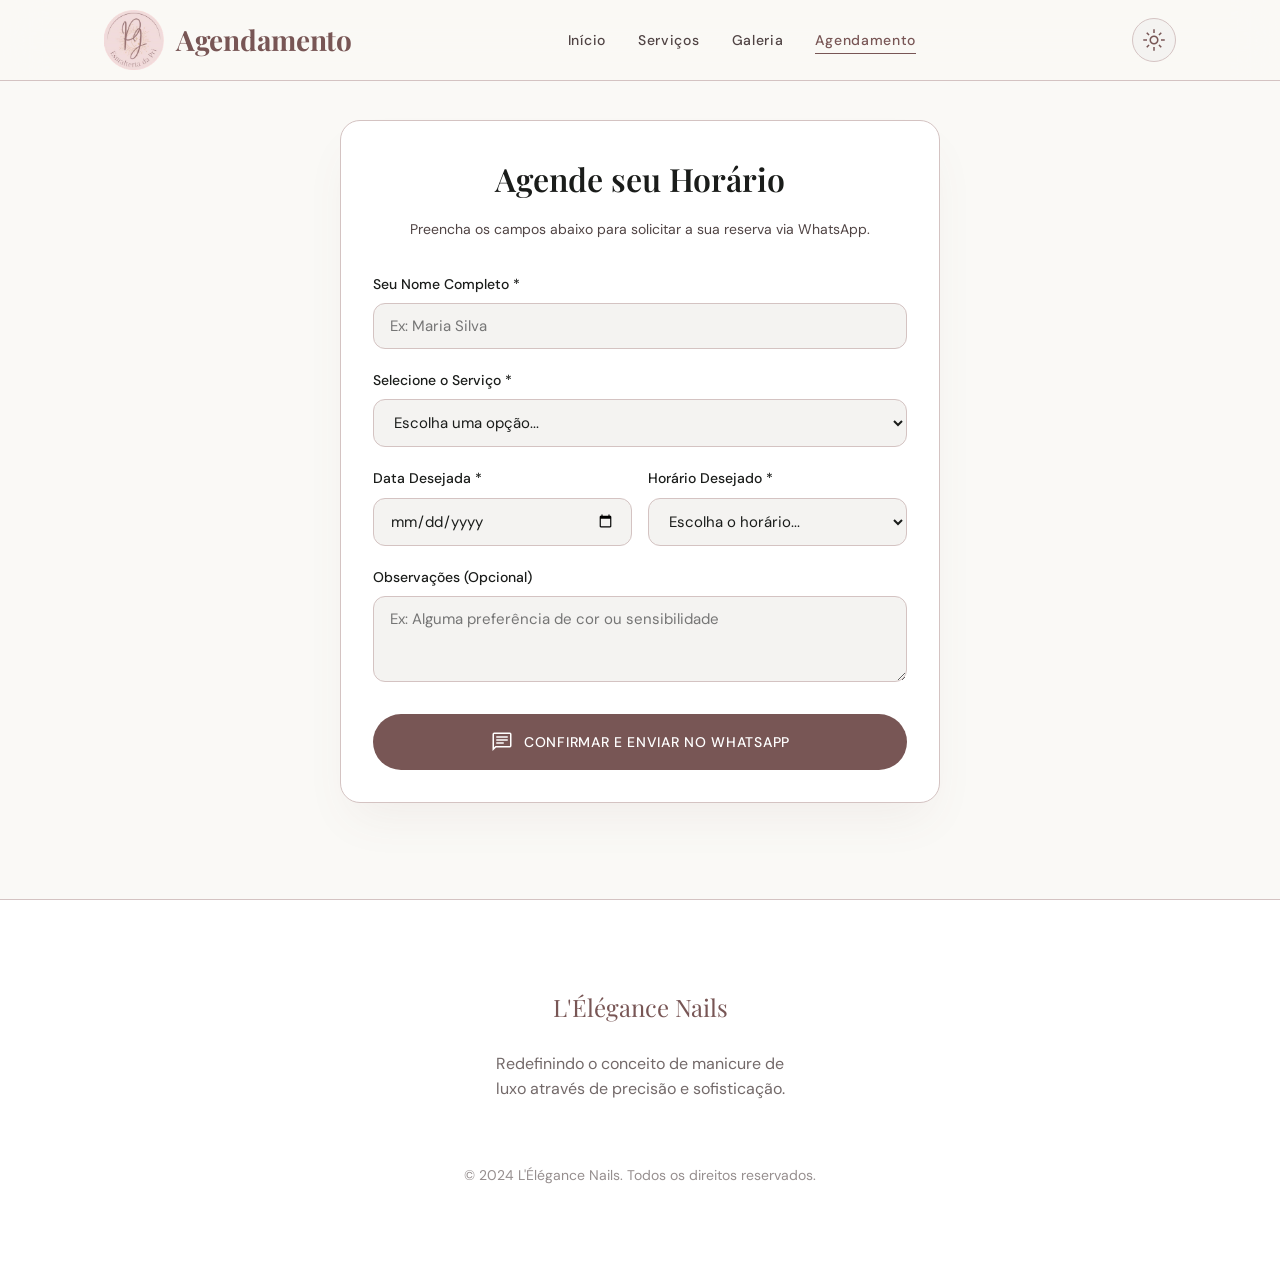
<file: agendar.html>
<!DOCTYPE html>
<html lang="pt-BR" data-theme="light">
<head>
  <meta charset="utf-8" />
  <meta name="viewport" content="width=device-width, initial-scale=1.0" />
  <title>Agendamento | L'Élégance Nails</title>

  <link rel="preconnect" href="https://fonts.googleapis.com" />
  <link href="https://fonts.googleapis.com/css2?family=Playfair+Display:wght@400;500;600;700&family=DM+Sans:wght@400;500;700&display=swap" rel="stylesheet" />
  <link href="https://fonts.googleapis.com/css2?family=Material+Symbols+Outlined:wght,FILL@100..700,0..1&display=swap" rel="stylesheet" />

  <script src="tema.js"></script>

  <link rel="stylesheet" href="styles.css" />

  <style>
    /* Estilização da Logo */
.cabecalho__logo {
  height: 60px; /* Ajuste a altura desejada da sua logo aqui */
  width: auto;
  object-fit: contain;
}
    /* Estilos específicos da página de agendamento */
    .secao-agendamento {
      padding-top: 120px;
      padding-bottom: 96px;
      min-height: calc(100vh - 80px);
    }

    .agendamento-card {
      max-width: 600px;
      margin: 0 auto;
      background: var(--color-surface-container-lowest);
      border: 1px solid var(--color-outline-variant);
      border-radius: 20px;
      padding: 32px;
      box-shadow: var(--sombra-ambiente);
    }

    .agendamento__titulo {
      text-align: center;
      margin-bottom: 8px;
    }

    .agendamento__subtitulo {
      text-align: center;
      color: var(--color-on-surface-variant);
      font-size: 14px;
      margin-bottom: 32px;
    }

    .form-grupo {
      display: flex;
      flex-direction: column;
      gap: 8px;
      margin-bottom: 20px;
    }

    .form-grupo label {
      font-size: 14px;
      font-weight: 500;
      color: var(--color-on-surface);
    }

    .form-grupo input,
    .form-grupo select,
    .form-grupo textarea {
      width: 100%;
      padding: 12px 16px;
      border-radius: 12px;
      border: 1px solid var(--color-outline-variant);
      background: var(--color-surface-container-low);
      color: var(--color-on-surface);
      font-family: inherit;
      font-size: 15px;
      outline: none;
      transition: border-color 0.3s ease;
    }

    .form-grupo input:focus,
    .form-grupo select:focus,
    .form-grupo textarea:focus {
      border-color: var(--color-primary);
    }

    .form-linha {
      display: grid;
      grid-template-columns: 1fr;
      gap: 16px;
    }

    @media (min-width: 600px) {
      .form-linha {
        grid-template-columns: 1fr 1fr;
      }
    }

    .btn-agendar {
      width: 100%;
      margin-top: 12px;
      display: inline-flex;
      align-items: center;
      justify-content: center;
      gap: 10px;
      padding: 16px;
    }
  </style>
</head>
<body>

  <header class="cabecalho">
    <nav class="cabecalho__nav" aria-label="Navegação principal">
      <div class="cabecalho__esquerda">
        <img src="./assets/logo.png" alt="Logo L'Élégance Nails" class="cabecalho__logo" />
        <span class="cabecalho__marca fonte-display">Agendamento</span>
      </div>

      <ul class="cabecalho__links" role="list">
        <li><a class="cabecalho__link" href="./index.html">Início</a></li>
        <li><a class="cabecalho__link" href="./servico.html">Serviços</a></li>
        <li><a class="cabecalho__link" href="./galeria.html">Galeria</a></li>
        <li><a class="cabecalho__link" href="./agendar.html" aria-current="page">Agendamento</a></li>
      </ul>

      <div class="cabecalho__acoes">
        <button class="botao-tema" type="button" data-tema-toggle aria-pressed="false" aria-label="Ativar tema escuro">
          <span class="material-symbols-outlined botao-tema__sol" aria-hidden="true">light_mode</span>
          <span class="material-symbols-outlined botao-tema__lua" aria-hidden="true">dark_mode</span>
        </button>
      </div>
    </nav>
  </header>

  <main id="conteudo-principal">
    <section class="secao-agendamento">
      <div class="container">
        <div class="agendamento-card">
          <h1 class="agendamento__titulo fonte-display secao__titulo">Agende seu Horário</h1>
          <p class="agendamento__subtitulo">Preencha os campos abaixo para solicitar a sua reserva via WhatsApp.</p>

          <form id="formAgendamento">
            <div class="form-grupo">
              <label for="nome">Seu Nome Completo *</label>
              <input type="text" id="nome" required placeholder="Ex: Maria Silva" />
            </div>

            <div class="form-grupo">
              <label for="servico">Selecione o Serviço *</label>
              <select id="servico" required>
                <option value="" disabled selected>Escolha uma opção...</option>
                <option value="Spa Manicure Signature">Spa Manicure Signature</option>
                <option value="Alongamento em Gel">Alongamento em Gel</option>
                <option value="Nail Art Minimalista">Nail Art Minimalista</option>
                <option value="Esmaltação em Gel">Esmaltação em Gel</option>
              </select>
            </div>

            <div class="form-linha">
              <div class="form-grupo">
                <label for="data">Data Desejada *</label>
                <input type="date" id="data" required />
              </div>

              <div class="form-grupo">
                <label for="horario">Horário Desejado *</label>
                <select id="horario" required>
                  <option value="" disabled selected>Escolha o horário...</option>
                  <option value="09:00">09:00</option>
                  <option value="10:30">10:30</option>
                  <option value="13:00">13:00</option>
                  <option value="14:30">14:30</option>
                  <option value="16:00">16:00</option>
                  <option value="17:30">17:30</option>
                </select>
              </div>
            </div>

            <div class="form-grupo">
              <label for="observacoes">Observações (Opcional)</label>
              <textarea id="observacoes" rows="3" placeholder="Ex: Alguma preferência de cor ou sensibilidade"></textarea>
            </div>

            <button type="submit" class="botao-primario btn-agendar">
              <span class="material-symbols-outlined" aria-hidden="true">chat</span>
              Confirmar e Enviar no WhatsApp
            </button>
          </form>
        </div>
      </div>
    </section>
  </main>

  <footer class="rodape">
    <div class="container rodape__conteudo">
      <div>
        <p class="rodape__marca fonte-display">L'Élégance Nails</p>
        <p class="rodape__descricao">Redefinindo o conceito de manicure de luxo através de precisão e sofisticação.</p>
      </div>
      <p class="rodape__copyright">© 2024 L'Élégance Nails. Todos os direitos reservados.</p>
    </div>
  </footer>

  <nav class="nav-inferior" aria-label="Navegação inferior mobile">
    <ul class="nav-inferior__lista" role="list" style="list-style:none;padding:0;margin:0;">
      <li><a class="nav-inferior__item" href="./index.html"><span class="material-symbols-outlined" aria-hidden="true">home</span>Início</a></li>
      <li><a class="nav-inferior__item" href="./servico.html"><span class="material-symbols-outlined" aria-hidden="true">content_cut</span>Serviços</a></li>
      <li><a class="nav-inferior__item" href="./galeria.html"><span class="material-symbols-outlined" aria-hidden="true">auto_stories</span>Galeria</a></li>
      <li><a class="nav-inferior__item" href="./agendar.html" aria-current="page"><span class="material-symbols-outlined" aria-hidden="true">calendar_month</span>Agendar</a></li>
    </ul>
  </nav>

  <script>
    document.getElementById('formAgendamento').addEventListener('submit', function (e) {
      e.preventDefault();

      // Número do WhatsApp configurado para (92) 99269-5771
    const numeroWhatsapp = "5592992695771";

      const nome = document.getElementById('nome').value;
      const servico = document.getElementById('servico').value;
      const dataBruta = document.getElementById('data').value;
      const horario = document.getElementById('horario').value;
      const observacoes = document.getElementById('observacoes').value;

      // Formatar data para DD/MM/AAAA
      const partesData = dataBruta.split('-');
      const dataFormatada = `${partesData[2]}/${partesData[1]}/${partesData[0]}`;

      // Montar a mensagem do WhatsApp
      let mensagem = `Olá, gostaria de solicitar um agendamento!\n\n`;
      mensagem += `📌 *Nome:* ${nome}\n`;
      mensagem += `💅 *Serviço:* ${servico}\n`;
      mensagem += `📅 *Data:* ${dataFormatada}\n`;
      mensagem += `⏰ *Horário:* ${horario}\n`;
      if (observacoes.trim() !== '') {
        mensagem += `📝 *Observações:* ${observacoes}\n`;
      }
      mensagem += `\nAguardando confirmação! ✨`;

      // Redirecionar para o WhatsApp
      const url = `https://wa.me/${numeroWhatsapp}?text=${encodeURIComponent(mensagem)}`;
      window.open(url, '_blank');
    });
  </script>
</body>
</html>
</file>
<file: styles.css>
/* ==========================================================================
   L'Élégance Nails — styles.css
   Sistema de tema via CSS custom properties + data-theme no <html>
   ========================================================================== */

:root,
[data-theme="light"] {
  --color-primary: #785655;
  --color-on-primary: #ffffff;
  --color-primary-container: #f7cac9;
  --color-on-primary-container: #755353;
  --color-secondary: #7b5455;
  --color-secondary-container: #fdcbcb;
  --color-on-secondary-container: #795354;

  --color-background: #faf9f6;
  --color-on-background: #1a1c1a;
  --color-surface: #faf9f6;
  --color-on-surface: #1a1c1a;
  --color-surface-variant: #e3e2e0;
  --color-on-surface-variant: #504444;

  --color-surface-container-lowest: #ffffff;
  --color-surface-container-low: #f4f3f1;
  --color-surface-container: #efeeeb;
  --color-surface-container-high: #e9e8e5;
  --color-surface-container-highest: #e3e2e0;

  --color-outline: #827473;
  --color-outline-variant: #d4c3c2;

  --sombra-ambiente: 0 24px 48px -12px rgba(123, 84, 85, 0.08);
  --sombra-nav: 0 -4px 24px rgba(123, 84, 85, 0.06);
  color-scheme: light;
}

[data-theme="dark"] {
  --color-primary: #ffd0d9;
  --color-on-primary: #46282f;
  --color-primary-container: #e2b4bd;
  --color-on-primary-container: #67444c;
  --color-secondary: #f2b8b8;
  --color-secondary-container: #673e3e;
  --color-on-secondary-container: #e2abaa;

  --color-background: #131313;
  --color-on-background: #e5e2e1;
  --color-surface: #131313;
  --color-on-surface: #e5e2e1;
  --color-surface-variant: #353534;
  --color-on-surface-variant: #d3c2c5;

  --color-surface-container-lowest: #0e0e0e;
  --color-surface-container-low: #1c1b1b;
  --color-surface-container: #201f1f;
  --color-surface-container-high: #2a2a2a;
  --color-surface-container-highest: #353534;

  --color-outline: #9c8d8f;
  --color-outline-variant: #4f4446;

  --sombra-ambiente: 0 24px 48px -12px rgba(0, 0, 0, 0.55);
  --sombra-nav: 0 -4px 24px rgba(0, 0, 0, 0.5);
  color-scheme: dark;
}

/* Transição suave ao trocar de tema (ligada via JS por 500ms) */
.transicao-tema,
.transicao-tema * {
  transition: background-color 0.4s ease, color 0.4s ease, border-color 0.4s ease,
    box-shadow 0.4s ease !important;
}

/* ==========================================================================
   Reset & base
   ========================================================================== */
* {
  box-sizing: border-box;
}

html {
  scroll-behavior: smooth;
}

body {
  margin: 0;
  min-height: 100dvh;
  background: var(--color-background);
  color: var(--color-on-surface);
  font-family: "DM Sans", "Manrope", sans-serif;
  line-height: 1.6;
  -webkit-font-smoothing: antialiased;
}

img {
  max-width: 100%;
  display: block;
}

a {
  color: inherit;
  text-decoration: none;
}

button {
  font: inherit;
  cursor: pointer;
}

::-webkit-scrollbar {
  width: 6px;
}
::-webkit-scrollbar-track {
  background: var(--color-background);
}
::-webkit-scrollbar-thumb {
  background: var(--color-outline-variant);
  border-radius: 10px;
}

.material-symbols-outlined {
  font-variation-settings: "FILL" 0, "wght" 300, "GRAD" 0, "opsz" 24;
  vertical-align: middle;
}

.container {
  max-width: 1200px;
  margin-inline: auto;
  padding-inline: 20px;
}
@media (min-width: 768px) {
  .container {
    padding-inline: 64px;
  }
}

.fonte-display {
  font-family: "Playfair Display", serif;
}

/* ==========================================================================
   Cabeçalho / navegação
   ========================================================================== */
/* ==========================================================================
   Cabeçalho / navegação
   ========================================================================== */
.cabecalho {
  position: fixed;
  inset-inline: 0;
  top: 0;
  z-index: 50;
  background: color-mix(in srgb, var(--color-surface) 80%, transparent);
  backdrop-filter: blur(20px);
  -webkit-backdrop-filter: blur(20px);
  border-bottom: 1px solid var(--color-outline-variant);
}

.cabecalho__nav {
  display: flex;
  align-items: center;
  justify-content: space-between;
  height: 80px;
  max-width: 1200px;
  margin-inline: auto;
  padding-inline: 20px;
}
@media (min-width: 768px) {
  .cabecalho__nav {
    padding-inline: 64px;
  }
}

/* Agrupamento da Esquerda (Logo + Nome) */
.cabecalho__esquerda {
  display: flex;
  align-items: center;
  gap: 12px;
}

/* Estilização da Logo */
.cabecalho__logo {
  height: 60px; /* Ajuste a altura desejada da sua logo aqui */
  width: auto;
  object-fit: contain;
}

.cabecalho__marca {
  font-size: 22px;
  font-weight: 700;
  color: var(--color-primary);
  letter-spacing: -0.01em;
}
@media (min-width: 768px) {
  .cabecalho__marca {
    font-size: 28px;
  }
}

.cabecalho__links {
  display: none;
  align-items: center;
  gap: 32px;
}
@media (min-width: 768px) {
  
  .cabecalho__links {
 display: flex;
  /* Adicione estas 3 linhas abaixo para sumir com os pontos e alinhar perfeitamente: */
  list-style: none;
  margin: 0;
  padding: 0;
}
}

.cabecalho__link {
  font-size: 14px;
  letter-spacing: 0.05em;
  font-weight: 500;
  color: var(--color-on-surface-variant);
  padding-bottom: 4px;
  border-bottom: 1px solid transparent;
  transition: color 0.3s ease, border-color 0.3s ease;
}
.cabecalho__link:hover,
.cabecalho__link[aria-current="page"] {
  color: var(--color-primary);
  border-color: var(--color-primary);
}

.cabecalho__acoes {
  display: flex;
  align-items: center;
  gap: 12px;
}

/* Botão de alternância de tema */
.botao-tema {
  position: relative;
  display: inline-flex;
  align-items: center;
  justify-content: center;
  width: 44px;
  height: 44px;
  border-radius: 999px;
  border: 1px solid var(--color-outline-variant);
  background: var(--color-surface-container-low);
  color: var(--color-primary);
  overflow: hidden;
  transition: background 0.3s ease, transform 0.2s ease, border-color 0.3s ease;
}
.botao-tema:hover {
  border-color: var(--color-primary);
}
.botao-tema:active {
  transform: scale(0.9);
}
.botao-tema .material-symbols-outlined {
  position: absolute;
  transition: transform 0.45s cubic-bezier(0.34, 1.56, 0.64, 1), opacity 0.3s ease;
}
.botao-tema__sol {
  opacity: 1;
  transform: rotate(0deg) scale(1);
}
.botao-tema__lua {
  opacity: 0;
  transform: rotate(-90deg) scale(0.4);
}
[data-theme="dark"] .botao-tema__sol {
  opacity: 0;
  transform: rotate(90deg) scale(0.4);
}
[data-theme="dark"] .botao-tema__lua {
  opacity: 1;
  transform: rotate(0deg) scale(1);
}

.botao-primario {
  background: var(--color-primary);
  color: var(--color-on-primary);
  border: none;
  padding: 10px 24px;
  border-radius: 999px;
  font-size: 14px;
  letter-spacing: 0.05em;
  font-weight: 500;
  text-transform: uppercase;
  transition: background 0.3s ease, transform 0.2s ease, box-shadow 0.3s ease;
}
.botao-primario:hover {
  box-shadow: 0 8px 20px -6px color-mix(in srgb, var(--color-primary) 60%, transparent);
}
.botao-primario:active {
  transform: scale(0.96);
}

.botao-secundario {
  background: transparent;
  border: 1px solid var(--color-outline);
  color: var(--color-primary);
  padding: 10px 24px;
  border-radius: 999px;
  font-size: 14px;
  letter-spacing: 0.05em;
  font-weight: 500;
  text-transform: uppercase;
  transition: background 0.3s ease, border-color 0.3s ease;
}
.botao-secundario:hover {
  background: color-mix(in srgb, var(--color-primary-container) 20%, transparent);
  border-color: var(--color-primary);
}

/* ==========================================================================
   Hero
   ========================================================================== */
.hero {
  position: relative;
  min-height: 795px;
  display: flex;
  align-items: center;
  padding-top: 80px;
  overflow: hidden;
}

.hero__midia {
  position: absolute;
  inset: 0;
  z-index: 0;
}
.hero__midia img {
  width: 100%;
  height: 100%;
  object-fit: cover;
  animation: zoom-suave 16s ease-in-out infinite alternate;
}
.hero__gradiente {
  position: absolute;
  inset: 0;
  background: linear-gradient(
    to right,
    color-mix(in srgb, var(--color-background) 92%, transparent) 0%,
    color-mix(in srgb, var(--color-background) 45%, transparent) 45%,
    transparent 100%
  );
}

.hero__conteudo {
  position: relative;
  z-index: 10;
  max-width: 640px;
}

.hero__selo {
  display: inline-block;
  padding: 6px 16px;
  margin-bottom: 24px;
  border-radius: 999px;
  background: var(--color-primary-container);
  color: var(--color-on-primary-container);
  font-size: 12px;
  letter-spacing: 0.2em;
  text-transform: uppercase;
  font-weight: 500;
}

.hero__titulo {
  font-size: 32px;
  line-height: 1.2;
  font-weight: 700;
  letter-spacing: -0.01em;
  margin: 0 0 24px;
  color: var(--color-on-surface);
}
@media (min-width: 768px) {
  .hero__titulo {
    font-size: 56px;
    line-height: 1.1;
  }
}

.hero__texto {
  font-size: 18px;
  color: var(--color-on-surface-variant);
  max-width: 480px;
  margin: 0 0 40px;
}

.hero__acoes {
  display: flex;
  flex-direction: column;
  gap: 16px;
}
@media (min-width: 480px) {
  .hero__acoes {
    flex-direction: row;
  }
}

.hero__acoes a {
  display: inline-flex;
  align-items: center;
  justify-content: center;
  gap: 8px;
  padding: 16px 32px;
}

/* ==========================================================================
   Seção "Sobre"
   ========================================================================== */
.secao {
  padding-block: 96px;
}

.secao__eyebrow {
  display: block;
  margin-bottom: 16px;
  color: var(--color-primary);
  font-size: 12px;
  letter-spacing: 0.3em;
  text-transform: uppercase;
  font-weight: 500;
}

.secao__titulo {
  font-size: 28px;
  font-weight: 600;
  margin: 0 0 32px;
  color: var(--color-on-surface);
}
@media (min-width: 768px) {
  .secao__titulo {
    font-size: 32px;
  }
}

.sobre__grade {
  display: grid;
  grid-template-columns: 1fr;
  gap: 64px;
  align-items: center;
}
@media (min-width: 1024px) {
  .sobre__grade {
    grid-template-columns: repeat(12, 1fr);
  }
  .sobre__imagens {
    grid-column: span 6;
  }
  .sobre__texto-coluna {
    grid-column: span 6;
  }
}

.sobre__imagens {
  position: relative;
  display: grid;
  grid-template-columns: 1fr 1fr;
  gap: 16px;
}
.sobre__imagens > div:first-child {
  padding-top: 48px;
}
.sobre__imagens img {
  width: 100%;
  height: 400px;
  object-fit: cover;
  border-radius: 12px;
  box-shadow: var(--sombra-ambiente);
  transition: transform 0.5s ease;
}
.sobre__imagens > div:last-child img {
  height: 450px;
}
.sobre__imagens img:hover {
  transform: translateY(-6px);
}
.sobre__circulo-decorativo {
  position: absolute;
  z-index: -1;
  bottom: -32px;
  left: -32px;
  width: 192px;
  height: 192px;
  border-radius: 999px;
  border: 1px solid color-mix(in srgb, var(--color-primary) 20%, transparent);
}

.sobre__paragrafo {
  color: var(--color-on-surface-variant);
  margin: 0 0 24px;
}

.destaque-bioseguranca {
  background: var(--color-surface-container);
  padding: 32px;
  border-radius: 12px;
  border-left: 4px solid var(--color-primary);
  margin-block: 24px;
}
.destaque-bioseguranca__cabecalho {
  display: flex;
  gap: 16px;
  align-items: center;
  margin-bottom: 8px;
}
.destaque-bioseguranca__cabecalho h3 {
  margin: 0;
  color: var(--color-on-surface);
  font-size: 16px;
}
.destaque-bioseguranca p {
  margin: 0;
  font-size: 14px;
  color: var(--color-on-surface-variant);
}

.estatisticas {
  display: grid;
  grid-template-columns: 1fr 1fr;
  gap: 32px;
  padding-top: 24px;
  border-top: 1px solid var(--color-outline-variant);
}
.estatisticas__numero {
  display: block;
  font-family: "Playfair Display", serif;
  font-size: 32px;
  color: var(--color-primary);
}
.estatisticas__rotulo {
  font-size: 12px;
  text-transform: uppercase;
  letter-spacing: 0.1em;
  color: var(--color-outline);
}

/* ==========================================================================
   Serviços — grade bento
   ========================================================================== */
.servicos__cabecalho {
  text-align: center;
  margin-bottom: 64px;
}

.servicos__grade {
  display: grid;
  grid-template-columns: 1fr;
  gap: 24px;
}
@media (min-width: 768px) {
  .servicos__grade {
    grid-template-columns: repeat(3, 1fr);
  }
  .servico-destaque {
    grid-column: span 2;
  }
}

.servico-destaque {
  position: relative;
  overflow: hidden;
  border-radius: 16px;
  aspect-ratio: 16 / 9;
}
.servico-destaque img {
  position: absolute;
  inset: 0;
  width: 100%;
  height: 100%;
  object-fit: cover;
  transition: transform 0.7s ease;
}
.servico-destaque:hover img {
  transform: scale(1.06);
}
.servico-destaque__gradiente {
  position: absolute;
  inset: 0;
  background: linear-gradient(
    to top,
    color-mix(in srgb, var(--color-surface-container-lowest) 90%, transparent) 0%,
    transparent 60%
  );
}
.servico-destaque__conteudo {
  position: absolute;
  left: 0;
  bottom: 0;
  padding: 32px;
}
.servico-destaque__conteudo h3 {
  font-size: 24px;
  margin: 0 0 8px;
  color: var(--color-on-surface);
}
.servico-destaque__conteudo p {
  color: var(--color-on-surface-variant);
  max-width: 420px;
  margin: 0 0 16px;
}
.servico-destaque__preco {
  color: var(--color-primary);
  font-size: 12px;
  letter-spacing: 0.1em;
  text-transform: uppercase;
  font-weight: 600;
}

.servico-card {
  background: var(--color-surface-container-lowest);
  padding: 32px;
  border-radius: 16px;
  border: 1px solid var(--color-outline-variant);
  display: flex;
  flex-direction: column;
  justify-content: space-between;
  transition: border-color 0.3s ease, transform 0.3s ease;
}
.servico-card:hover {
  border-color: var(--color-primary);
  transform: translateY(-4px);
}
.servico-card__icone {
  color: var(--color-primary);
  font-size: 36px;
  margin-bottom: 24px;
}
.servico-card h3 {
  font-size: 20px;
  margin: 0 0 16px;
  color: var(--color-on-surface);
}
.servico-card p {
  color: var(--color-on-surface-variant);
  margin: 0 0 24px;
}
.servico-card ul {
  list-style: none;
  margin: 0 0 32px;
  padding: 0;
  display: flex;
  flex-direction: column;
  gap: 12px;
}
.servico-card li {
  display: flex;
  align-items: center;
  gap: 12px;
  font-size: 14px;
}
.servico-card li .material-symbols-outlined {
  color: var(--color-primary);
  font-size: 16px;
}

.servico-simples {
  background: var(--color-surface-container-high);
  padding: 32px;
  border-radius: 16px;
  border: 1px solid var(--color-outline-variant);
  cursor: pointer;
  transition: background 0.3s ease, transform 0.3s ease;
}
.servico-simples:hover {
  background: color-mix(in srgb, var(--color-primary-container) 30%, var(--color-surface-container-high));
  transform: translateY(-4px);
}
.servico-simples h3 {
  margin: 0 0 8px;
  font-size: 20px;
  color: var(--color-on-surface);
  transition: color 0.3s ease;
}
.servico-simples:hover h3 {
  color: var(--color-primary);
}
.servico-simples p {
  margin: 0;
  font-size: 14px;
  color: var(--color-on-surface-variant);
}

.servico-cta {
  background: var(--color-primary);
  color: var(--color-on-primary);
  padding: 32px;
  border-radius: 16px;
  display: flex;
  flex-direction: column;
  align-items: center;
  justify-content: center;
  text-align: center;
}
.servico-cta h3 {
  margin: 0 0 16px;
}
.servico-cta p {
  margin: 0 0 24px;
  opacity: 0.85;
  font-size: 14px;
}
.servico-cta .material-symbols-outlined {
  font-size: 36px;
  animation: flutuar 2s ease-in-out infinite;
}

/* ==========================================================================
   Rodapé
   ========================================================================== */
.rodape {
  background: var(--color-surface-container-lowest);
  padding-block: 64px;
  border-top: 1px solid var(--color-outline-variant);
}
.rodape__conteudo {
  display: flex;
  flex-direction: column;
  align-items: center;
  gap: 32px;
  text-align: center;
}
.rodape__marca {
  font-size: 24px;
  color: var(--color-primary);
}
.rodape__descricao {
  margin-top: 16px;
  max-width: 320px;
  margin-inline: auto;
  color: var(--color-on-surface-variant);
  opacity: 0.8;
}
.rodape__links {
  display: flex;
  gap: 32px;
  flex-wrap: wrap;
  justify-content: center;
}
.rodape__links a {
  color: var(--color-on-surface-variant);
  opacity: 0.85;
  transition: color 0.3s ease, opacity 0.3s ease;
}
.rodape__links a:hover {
  color: var(--color-primary);
  opacity: 1;
}
.rodape__redes {
  display: flex;
  gap: 16px;
}
.rodape__redes a {
  width: 40px;
  height: 40px;
  display: inline-flex;
  align-items: center;
  justify-content: center;
  border-radius: 999px;
  border: 1px solid var(--color-outline-variant);
  color: var(--color-primary);
  transition: background 0.3s ease;
}
.rodape__redes a:hover {
  background: color-mix(in srgb, var(--color-primary-container) 25%, transparent);
}
.rodape__copyright {
  color: var(--color-on-surface-variant);
  opacity: 0.6;
  font-size: 14px;
}

/* ==========================================================================
   Navegação inferior (mobile)
   ========================================================================== */
.nav-inferior {
  position: fixed;
  inset-inline: 0;
  bottom: 0;
  z-index: 50;
  display: none;
  background: color-mix(in srgb, var(--color-surface) 90%, transparent);
  backdrop-filter: blur(16px);
  border-top: 1px solid var(--color-outline-variant);
  box-shadow: var(--sombra-nav);
}
@media (max-width: 767px) {
  .nav-inferior {
    display: block;
  }
}
.nav-inferior__lista {
  display: flex;
  justify-content: space-around;
  align-items: center;
  height: 64px;
}
.nav-inferior__item {
  display: flex;
  flex-direction: column;
  align-items: center;
  justify-content: center;
  gap: 2px;
  color: var(--color-on-surface-variant);
  font-size: 10px;
  transition: transform 0.2s ease, color 0.2s ease;
}
.nav-inferior__item:active {
  transform: scale(0.9);
}
.nav-inferior__item[aria-current="page"] {
  color: var(--color-primary);
  font-weight: 700;
}

/* ==========================================================================
   Animações
   ========================================================================== */
@keyframes zoom-suave {
  from {
    transform: scale(1);
  }
  to {
    transform: scale(1.08);
  }
}

@keyframes flutuar {
  0%,
  100% {
    transform: translateY(0);
  }
  50% {
    transform: translateY(-6px);
  }
}

@keyframes entrar-de-baixo {
  from {
    opacity: 0;
    transform: translateY(24px);
  }
  to {
    opacity: 1;
    transform: translateY(0);
  }
}

.hero__conteudo {
  animation: entrar-de-baixo 0.9s ease both;
}
.hero__selo {
  animation: entrar-de-baixo 0.7s ease both;
}
.hero__titulo {
  animation: entrar-de-baixo 0.9s 0.1s ease both;
}
.hero__texto {
  animation: entrar-de-baixo 0.9s 0.2s ease both;
}
.hero__acoes {
  animation: entrar-de-baixo 0.9s 0.3s ease both;
}

/* Revelação ao rolar a página (ativada via JS quando o elemento entra na tela) */
.revelar {
  opacity: 0;
  transform: translateY(32px);
  transition: opacity 0.8s ease, transform 0.8s ease;
}
.revelar.revelar--visivel {
  opacity: 1;
  transform: translateY(0);
}

/* Respeita usuários que preferem menos movimento */
@media (prefers-reduced-motion: reduce) {
  *,
  *::before,
  *::after {
    animation-duration: 0.001ms !important;
    animation-iteration-count: 1 !important;
    transition-duration: 0.001ms !important;
    scroll-behavior: auto !important;
  }
}
</file>
